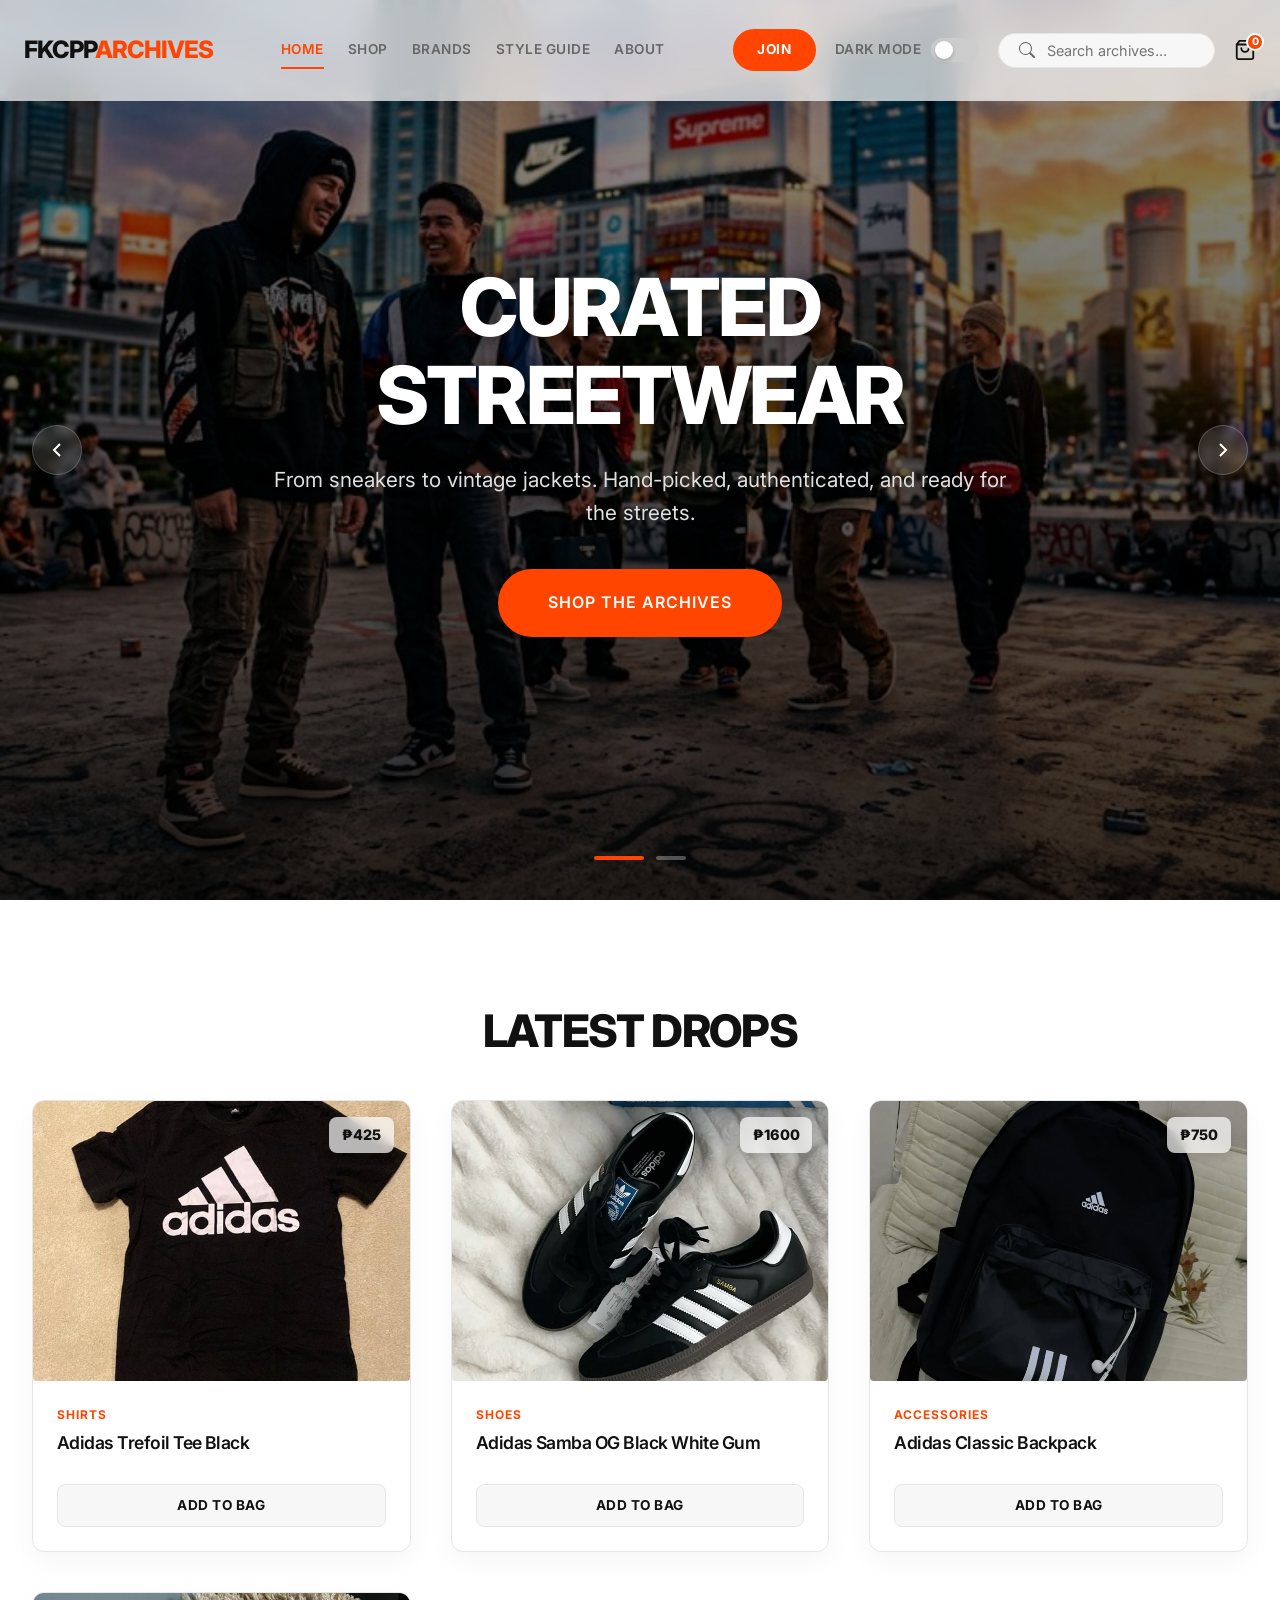
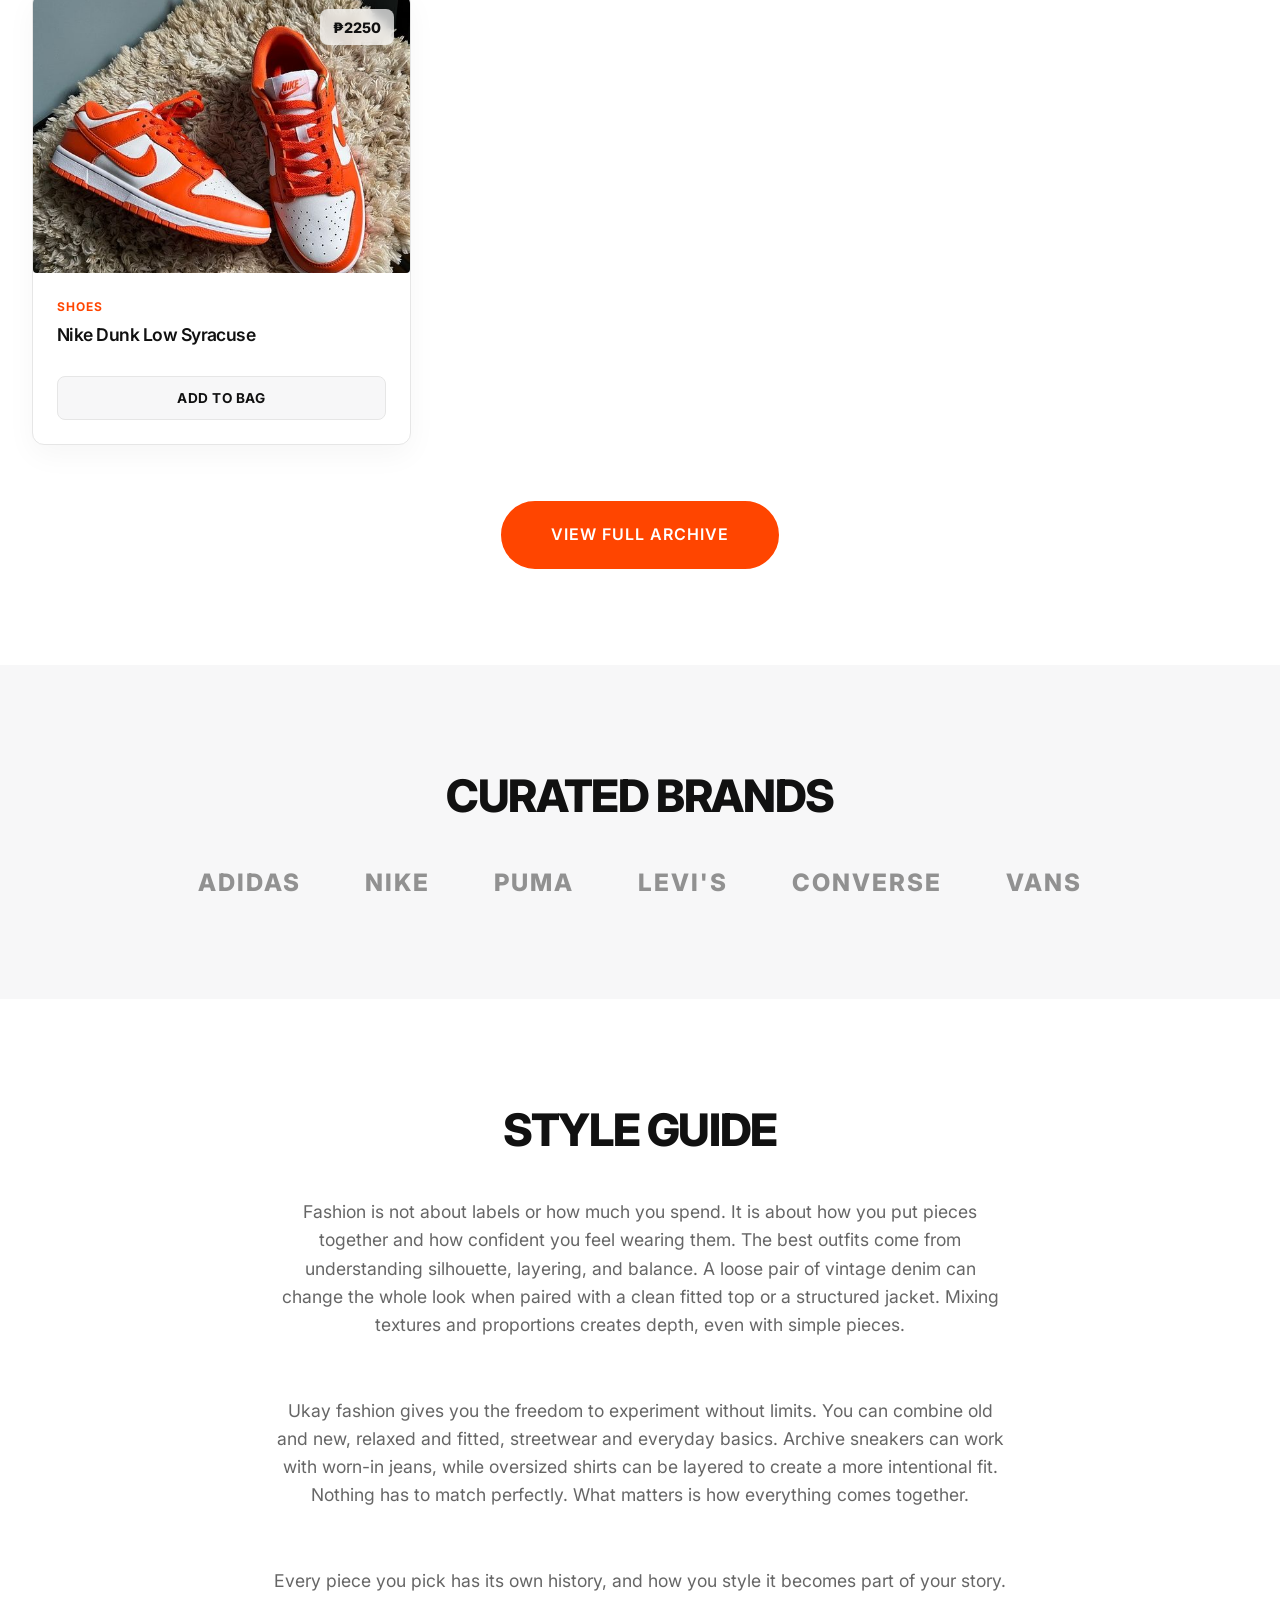
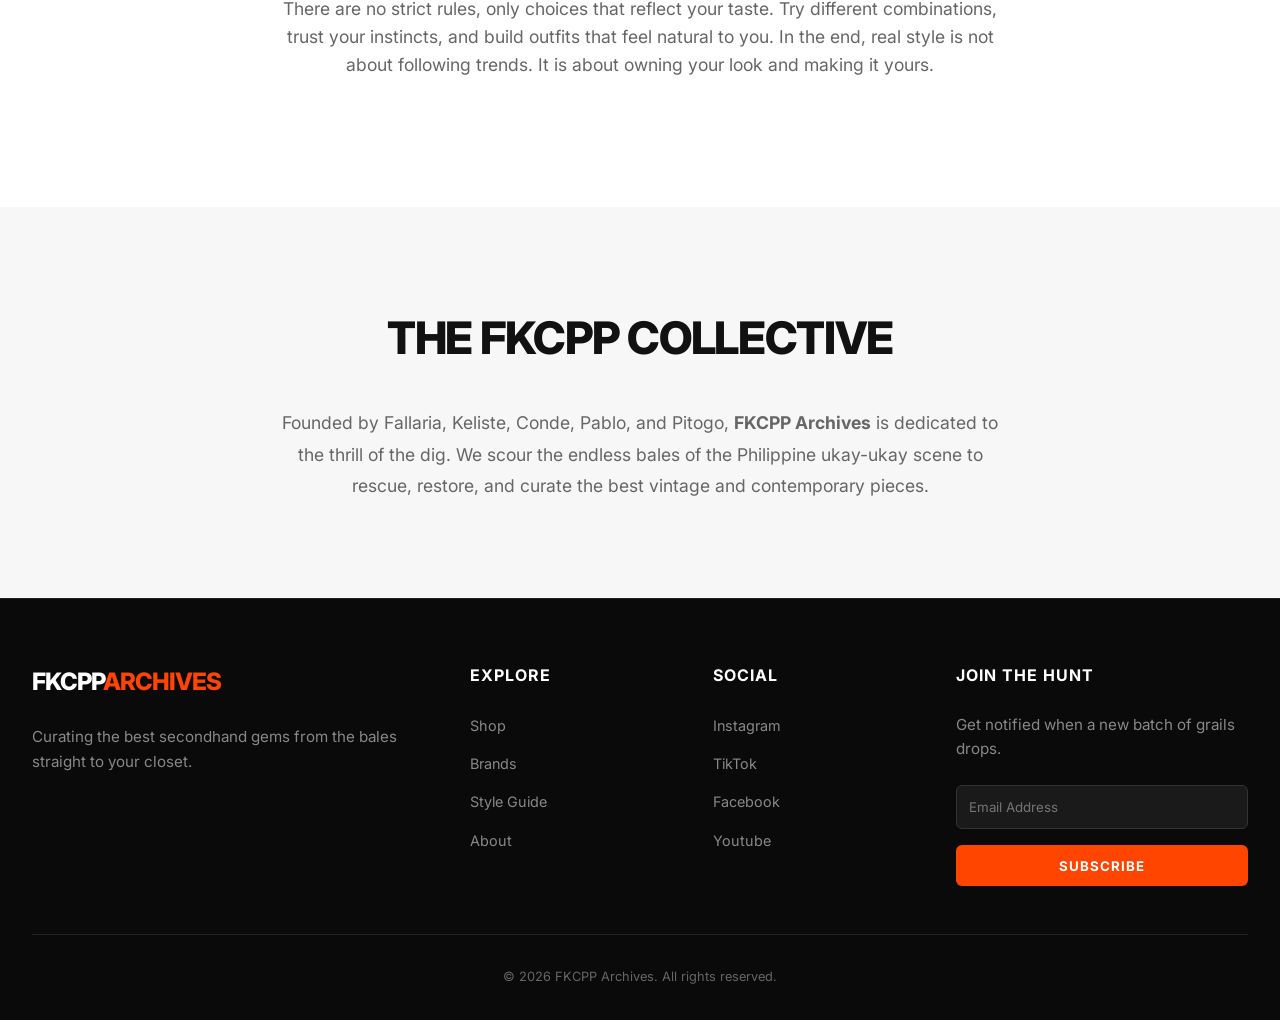
<file: index.html>
<!DOCTYPE html>
<html lang="en">
<head>
    <meta charset="UTF-8">
    <meta name="viewport" content="width=device-width, initial-scale=1.0">
    <title>FKCPP Archives | Premium Curated Thrift</title>
    <link href="https://fonts.googleapis.com/css2?family=Inter:wght@300;400;500;600;800&display=swap" rel="stylesheet">
    <link rel="stylesheet" href="style/main.css">
    <link rel="stylesheet" href="style/index.css">
    <style>
        
    </style>
</head>
<body>

    <div class="loader-overlay">
        <div class="loader-spinner"></div>
    </div>

    <nav id="mainNav">
        <div class="nav-container">
            
            <div class="hamburger" id="hamburger">
                <span></span>
                <span></span>
                <span></span>
            </div>

            <a href="#home" class="logo">FKCPP<span>Archives</span></a>
            
            <ul class="nav-links" id="nav-links">
                <li><a href="#home" class="nav-item active">Home</a></li>
                <li><a href="#shop" class="nav-item">Shop</a></li>
                <li><a href="#brands" class="nav-item">Brands</a></li>
                <li><a href="#guide" class="nav-item">Style Guide</a></li>
                <li><a href="#about" class="nav-item">About</a></li>
                
                <li class="mobile-only-join">
                    <a href="#join-section" class="mobile-join-btn">Join the Hunt</a>
                </li>
                
                <li class="theme-switch-wrapper mobile-theme" id="mobileThemeWrap">
                    <span class="theme-switch-text">Dark Mode</span>
                    <label class="theme-switch" for="mobileCheckbox">
                        <input type="checkbox" id="mobileCheckbox" />
                        <div class="slider round"></div>
                    </label>
                </li>
            </ul>

            <div class="nav-controls">
                <a href="#join-section" class="btn-header desktop-only">Join</a>
                
                <div class="theme-switch-wrapper desktop-theme desktop-only">
                    <span class="theme-switch-text">Dark Mode</span>
                    <label class="theme-switch" for="desktopCheckbox">
                        <input type="checkbox" id="desktopCheckbox" />
                        <div class="slider round"></div>
                    </label>
                </div>

                <div class="search-wrapper desktop-search desktop-only" id="desktopSearchWrapper">
                    <div class="search-bar">
                        <svg width="16" height="16" fill="var(--text-muted)" viewBox="0 0 16 16"><path d="M11.742 10.344a6.5 6.5 0 1 0-1.397 1.398h-.001c.03.04.062.078.098.115l3.85 3.85a1 1 0 0 0 1.415-1.414l-3.85-3.85a1.007 1.007 0 0 0-.115-.1zM12 6.5a5.5 5.5 0 1 1-11 0 5.5 5.5 0 0 1 11 0z"/></svg>
                        <input type="text" id="desktopSearchInput" placeholder="Search archives..." autocomplete="off">
                        <div class="desktop-search-clear" id="clearDesktopSearch">
                            <svg width="18" height="18" fill="currentColor" viewBox="0 0 24 24"><path d="M19 6.41L17.59 5 12 10.59 6.41 5 5 6.41 10.59 12 5 17.59 6.41 19 12 13.41 17.59 19 19 17.59 13.41 12z"/></svg>
                        </div>
                    </div>
                    <div class="desktop-search-results" id="desktopSearchResults"></div>
                </div>

                <div class="mobile-search-icon mobile-only" id="openMobileSearch">
                    <svg width="20" height="20" fill="currentColor" viewBox="0 0 16 16"><path d="M11.742 10.344a6.5 6.5 0 1 0-1.397 1.398h-.001c.03.04.062.078.098.115l3.85 3.85a1 1 0 0 0 1.415-1.414l-3.85-3.85a1.007 1.007 0 0 0-.115-.1zM12 6.5a5.5 5.5 0 1 1-11 0 5.5 5.5 0 0 1 11 0z"/></svg>
                </div>

                <div class="cart-icon-wrapper" onclick="toggleCart()" id="cartIconWrapper">
                    <svg width="22" height="22" fill="none" stroke="currentColor" stroke-width="2" stroke-linecap="round" stroke-linejoin="round" viewBox="0 0 24 24">
                        <path d="M6 2L3 6v14a2 2 0 0 0 2 2h14a2 2 0 0 0 2-2V6l-3-4z"></path>
                        <line x1="3" y1="6" x2="21" y2="6"></line>
                        <path d="M16 10a4 4 0 0 1-8 0"></path>
                    </svg>
                    <span class="cart-badge cart-badge-text">0</span>
                </div>
            </div>
        </div>
    </nav>

    <div class="cart-overlay" id="cartOverlay">
        <div class="cart-drawer">
            <div class="cart-header">
                <h3>Your Bag</h3>
                <button class="close-cart" onclick="toggleCart()">&times;</button>
            </div>
            <div class="cart-items" id="cartItemsContainer"></div>
            <div class="cart-footer">
                <div class="cart-subtotal">
                    <span>Subtotal</span>
                    <span id="cartSubtotalValue">₱0</span>
                </div>
                <button class="btn-checkout">Proceed to Checkout</button>
            </div>
        </div>
    </div>

    <div class="mobile-search-overlay" id="mobileSearchOverlay">
        <div class="mobile-search-header">
            <div class="mobile-search-back" id="closeMobileSearch">
                <svg width="24" height="24" fill="currentColor" viewBox="0 0 24 24"><path d="M20 11H7.83l5.59-5.59L12 4l-8 8 8 8 1.41-1.41L7.83 13H20v-2z"/></svg>
            </div>
            <input type="text" id="mobileSearchInput" placeholder="Search archives..." autocomplete="off">
            <div class="mobile-search-clear" id="clearMobileSearch">
                <svg width="22" height="22" fill="currentColor" viewBox="0 0 24 24"><path d="M19 6.41L17.59 5 12 10.59 6.41 5 5 6.41 10.59 12 5 17.59 6.41 19 12 13.41 17.59 19 19 17.59 13.41 12z"/></svg>
            </div>
        </div>
        <div class="mobile-search-results" id="mobileSearchResults"></div>
    </div>

    <section id="home" class="hero-section">
        <div class="carousel-track" id="carouselTrack">
            <div class="slide" style="background-image: url('assets/home-bg1.jpg');">
                <div class="slide-content">
                    <h1>Curated Streetwear</h1>
                    <p>From sneakers to vintage jackets. Hand-picked, authenticated, and ready for the streets.</p>
                    <a href="#shop" class="btn-primary">Shop The Archives</a>
                </div>
            </div>
            <div class="slide" style="background-image: url('assets/home-bg2.jpg');">
                <div class="slide-content">
                    <h1>The Ukay Revival</h1>
                    <p>Sustainable fashion curated by Fallaria, Keliste, Conde, Pablo, and Pitogo.</p>
                    <a href="#about" class="btn-primary">Our Story</a>
                </div>
            </div>
        </div>
        <div class="carousel-arrows">
            <div class="carousel-arrow" id="prevSlideBtn">
                <svg width="24" height="24" fill="none" stroke="currentColor" stroke-width="2" viewBox="0 0 24 24"><path d="M15 18l-6-6 6-6"></path></svg>
            </div>
            <div class="carousel-arrow" id="nextSlideBtn">
                <svg width="24" height="24" fill="none" stroke="currentColor" stroke-width="2" viewBox="0 0 24 24"><path d="M9 18l6-6-6-6"></path></svg>
            </div>
        </div>
        <div class="carousel-dots" id="dotsContainer"></div>
    </section>

    <section id="shop">
        <div class="container reveal">
            <h2>Latest Drops</h2>
            <div class="grid-container" id="productGrid"></div>
            <div style="text-align: center; margin-top: 3.5rem;">
                <a href="shop-all.html" class="btn-primary">View Full Archive</a>
            </div>
        </div>
    </section>

    <section id="brands" class="bg-alt">
        <div class="container reveal">
            <h2>Curated Brands</h2>
            <div class="brands-container">
                <div class="brand-item">Adidas</div>
                <div class="brand-item">Nike</div>
                <div class="brand-item">Puma</div>
                <div class="brand-item">Levi's</div>
                <div class="brand-item">Converse</div>
                <div class="brand-item">Vans</div>
            </div>
        </div>
    </section>

    <section id="guide">
        <div class="container reveal" style="text-align: center; max-width: 800px;">
            <h2>Style Guide</h2>
            <p style="font-size: 1.1rem; color: var(--text-muted); margin-bottom: 2rem;">
                Fashion is not about labels or how much you spend. It is about how you put pieces together and how confident you feel wearing them. The best outfits come from understanding silhouette, layering, and balance. A loose pair of vintage denim can change the whole look when paired with a clean fitted top or a structured jacket. Mixing textures and proportions creates depth, even with simple pieces.
            </p>
            <br>
            <p style="font-size: 1.1rem; color: var(--text-muted); margin-bottom: 2rem;">
                Ukay fashion gives you the freedom to experiment without limits. You can combine old and new, relaxed and fitted, streetwear and everyday basics. Archive sneakers can work with worn-in jeans, while oversized shirts can be layered to create a more intentional fit. Nothing has to match perfectly. What matters is how everything comes together.
            </p>
            <br>
            <p style="font-size: 1.1rem; color: var(--text-muted); margin-bottom: 2rem;">
                Every piece you pick has its own history, and how you style it becomes part of your story. There are no strict rules, only choices that reflect your taste. Try different combinations, trust your instincts, and build outfits that feel natural to you. In the end, real style is not about following trends. It is about owning your look and making it yours.
            </p>
        </div>
    </section>

    <section id="about" class="bg-alt">
        <div class="container reveal" style="text-align: center; max-width: 800px;">
            <h2>The FKCPP Collective</h2>
            <p style="font-size: 1.1rem; color: var(--text-muted); line-height: 1.8;">
                Founded by Fallaria, Keliste, Conde, Pablo, and Pitogo, <strong>FKCPP Archives</strong> is dedicated to the thrill of the dig. We scour the endless bales of the Philippine ukay-ukay scene to rescue, restore, and curate the best vintage and contemporary pieces.
            </p>
        </div>
    </section>

    <footer>
        <div class="container">
            <div class="footer-grid">
                <div class="footer-col">
                    <a href="#home" class="logo" style="color:white; letter-spacing:-1px;">FKCPP<span>Archives</span></a>
                    <p style="margin-top: 1.5rem; color: #888; font-size:0.95rem; line-height: 1.6;">Curating the best secondhand gems from the bales straight to your closet.</p>
                </div>
                <div class="footer-col">
                    <h4>Explore</h4>
                    <ul>
                        <li><a href="#shop">Shop</a></li>
                        <li><a href="#brands">Brands</a></li>
                        <li><a href="#guide">Style Guide</a></li>
                        <li><a href="#about">About</a></li>
                    </ul>
                </div>
                <div class="footer-col">
                    <h4>Social</h4>
                    <ul>
                        <li><a href="https://www.instagram.com/" target="_blank">Instagram</a></li>
                        <li><a href="https://www.tiktok.com/" target="_blank">TikTok</a></li>
                        <li><a href="https://www.facebook.com/" target="_blank">Facebook</a></li>
                        <li><a href="https://www.youtube.com/" target="_blank">Youtube</a></li>
                    </ul>
                </div>
                <div class="footer-col newsletter" id="join-section">
                    <h4>Join the Hunt</h4>
                    <p style="color: #888; margin-bottom: 1.5rem; font-size: 0.95rem;">Get notified when a new batch of grails drops.</p>
                    <input type="email" placeholder="Email Address">
                    <button>Subscribe</button>
                </div>
            </div>
            <div class="footer-bottom">
                &copy; 2026 FKCPP Archives. All rights reserved.
            </div>
        </div>
    </footer>

    <script src="script/data.js"></script>
    <script src="script/main.js"></script>
    <script src="script/index.js"></script>
    
</body>
</html>
</file>
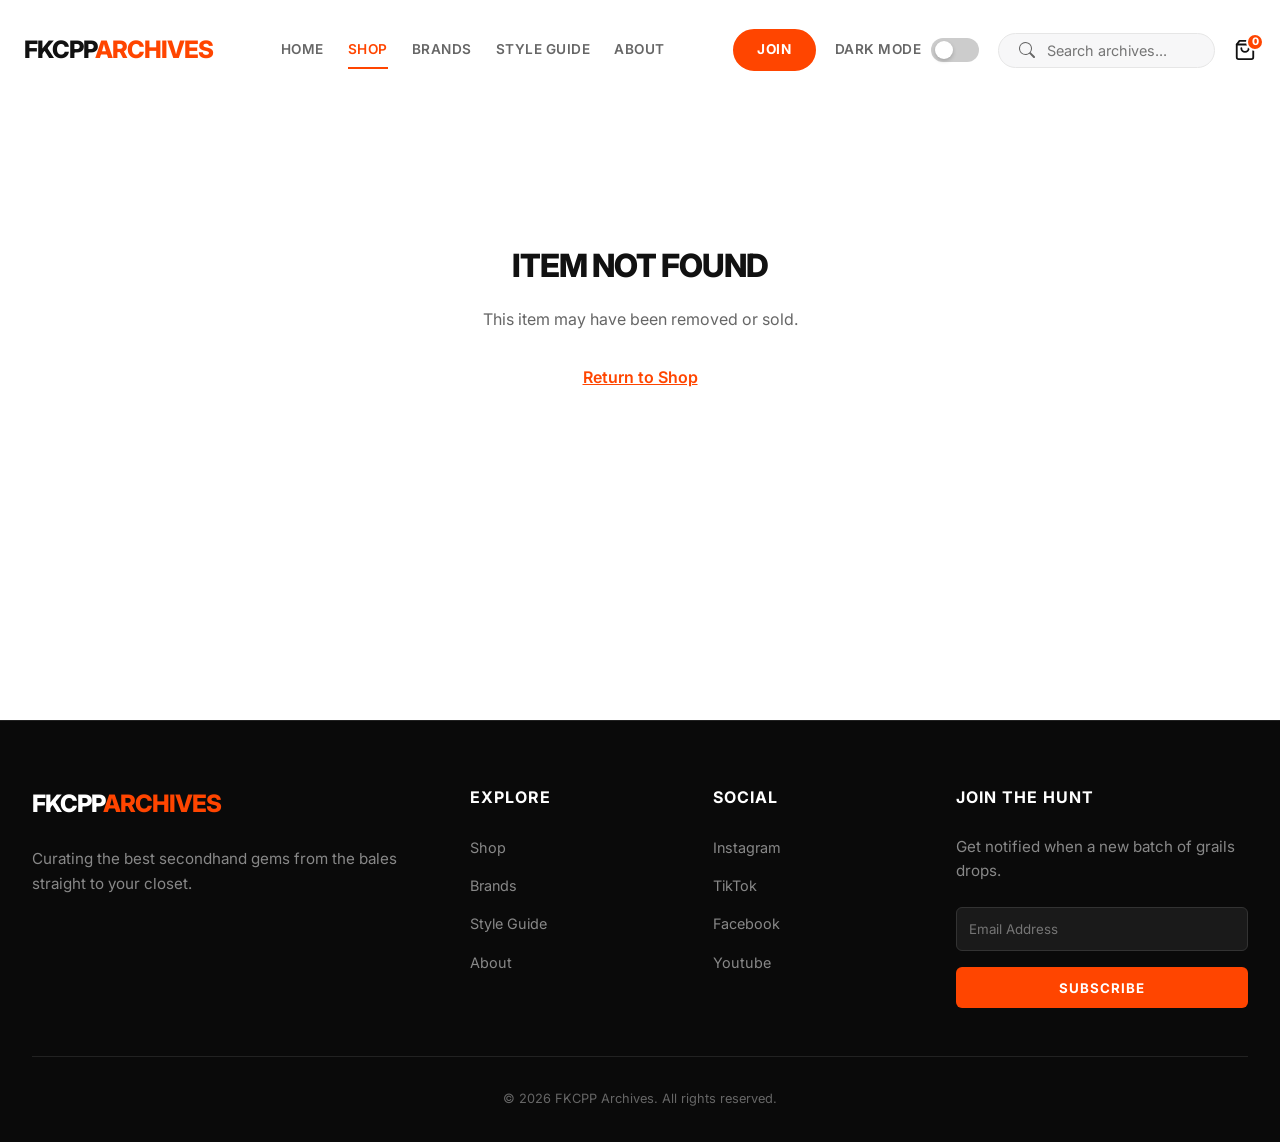
<file: post.html>
<!DOCTYPE html>
<html lang="en">
<head>
    <meta charset="UTF-8">
    <meta name="viewport" content="width=device-width, initial-scale=1.0">
    <title>Item Details | FKCPP Archives</title>
    <link href="https://fonts.googleapis.com/css2?family=Inter:wght@300;400;500;600;800&display=swap" rel="stylesheet">
    <link rel="stylesheet" href="style/main.css">
    <link rel="stylesheet" href="style/post.css">
    <style>
        
    </style>
</head>
<body>

    <div class="loader-overlay">
        <div class="loader-spinner"></div>
    </div>

    <nav id="mainNav">
        <div class="nav-container">
            
            <div class="hamburger" id="hamburger">
                <span></span>
                <span></span>
                <span></span>
            </div>

            <a href="index.html#home" class="logo">FKCPP<span>Archives</span></a>
            
            <ul class="nav-links" id="nav-links">
                <li><a href="index.html#home" class="nav-item">Home</a></li>
                <li><a href="index.html#shop" class="nav-item active">Shop</a></li>
                <li><a href="index.html#brands" class="nav-item">Brands</a></li>
                <li><a href="index.html#guide" class="nav-item">Style Guide</a></li>
                <li><a href="index.html#about" class="nav-item">About</a></li>
                
                <li class="mobile-only-join">
                    <a href="#join-section" class="mobile-join-btn">Join the Hunt</a>
                </li>
                
                <li class="theme-switch-wrapper mobile-theme" id="mobileThemeWrap">
                    <span class="theme-switch-text">Dark Mode</span>
                    <label class="theme-switch" for="mobileCheckbox">
                        <input type="checkbox" id="mobileCheckbox" />
                        <div class="slider round"></div>
                    </label>
                </li>
            </ul>

            <div class="nav-controls">
                <a href="#join-section" class="btn-header desktop-only">Join</a>
                
                <div class="theme-switch-wrapper desktop-theme desktop-only">
                    <span class="theme-switch-text">Dark Mode</span>
                    <label class="theme-switch" for="desktopCheckbox">
                        <input type="checkbox" id="desktopCheckbox" />
                        <div class="slider round"></div>
                    </label>
                </div>

                <div class="search-wrapper desktop-search desktop-only" id="desktopSearchWrapper">
                    <div class="search-bar">
                        <svg width="16" height="16" fill="var(--text-muted)" viewBox="0 0 16 16"><path d="M11.742 10.344a6.5 6.5 0 1 0-1.397 1.398h-.001c.03.04.062.078.098.115l3.85 3.85a1 1 0 0 0 1.415-1.414l-3.85-3.85a1.007 1.007 0 0 0-.115-.1zM12 6.5a5.5 5.5 0 1 1-11 0 5.5 5.5 0 0 1 11 0z"/></svg>
                        <input type="text" id="desktopSearchInput" placeholder="Search archives..." autocomplete="off">
                        <div class="desktop-search-clear" id="clearDesktopSearch">
                            <svg width="18" height="18" fill="currentColor" viewBox="0 0 24 24"><path d="M19 6.41L17.59 5 12 10.59 6.41 5 5 6.41 10.59 12 5 17.59 6.41 19 12 13.41 17.59 19 19 17.59 13.41 12z"/></svg>
                        </div>
                    </div>
                    <div class="desktop-search-results" id="desktopSearchResults"></div>
                </div>

                <div class="mobile-search-icon mobile-only" id="openMobileSearch">
                    <svg width="20" height="20" fill="currentColor" viewBox="0 0 16 16"><path d="M11.742 10.344a6.5 6.5 0 1 0-1.397 1.398h-.001c.03.04.062.078.098.115l3.85 3.85a1 1 0 0 0 1.415-1.414l-3.85-3.85a1.007 1.007 0 0 0-.115-.1zM12 6.5a5.5 5.5 0 1 1-11 0 5.5 5.5 0 0 1 11 0z"/></svg>
                </div>

                <div class="cart-icon-wrapper" onclick="toggleCart()" id="cartIconWrapper">
                    <svg width="22" height="22" fill="none" stroke="currentColor" stroke-width="2" stroke-linecap="round" stroke-linejoin="round" viewBox="0 0 24 24">
                        <path d="M6 2L3 6v14a2 2 0 0 0 2 2h14a2 2 0 0 0 2-2V6l-3-4z"></path>
                        <line x1="3" y1="6" x2="21" y2="6"></line>
                        <path d="M16 10a4 4 0 0 1-8 0"></path>
                    </svg>
                    <span class="cart-badge cart-badge-text">0</span>
                </div>
            </div>
        </div>
    </nav>

    <div class="cart-overlay" id="cartOverlay">
        <div class="cart-drawer">
            <div class="cart-header">
                <h3>Your Bag</h3>
                <button class="close-cart" onclick="toggleCart()">&times;</button>
            </div>
            <div class="cart-items" id="cartItemsContainer"></div>
            <div class="cart-footer">
                <div class="cart-subtotal">
                    <span>Subtotal</span>
                    <span id="cartSubtotalValue">₱0</span>
                </div>
                <button class="btn-checkout">Proceed to Checkout</button>
            </div>
        </div>
    </div>

    <div class="mobile-search-overlay" id="mobileSearchOverlay">
        <div class="mobile-search-header">
            <div class="mobile-search-back" id="closeMobileSearch">
                <svg width="24" height="24" fill="currentColor" viewBox="0 0 24 24"><path d="M20 11H7.83l5.59-5.59L12 4l-8 8 8 8 1.41-1.41L7.83 13H20v-2z"/></svg>
            </div>
            <input type="text" id="mobileSearchInput" placeholder="Search archives..." autocomplete="off">
            <div class="mobile-search-clear" id="clearMobileSearch">
                <svg width="22" height="22" fill="currentColor" viewBox="0 0 24 24"><path d="M19 6.41L17.59 5 12 10.59 6.41 5 5 6.41 10.59 12 5 17.59 6.41 19 12 13.41 17.59 19 19 17.59 13.41 12z"/></svg>
            </div>
        </div>
        <div class="mobile-search-results" id="mobileSearchResults"></div>
    </div>

    <section class="product-section">
        <div class="container" id="product-container">
            </div>
    </section>

    <footer>
        <div class="container">
            <div class="footer-grid">
                <div class="footer-col">
                    <a href="index.html#home" class="logo" style="color:white; letter-spacing:-1px;">FKCPP<span>Archives</span></a>
                    <p style="margin-top: 1.5rem; color: #888; font-size:0.95rem; line-height: 1.6;">Curating the best secondhand gems from the bales straight to your closet.</p>
                </div>
                <div class="footer-col">
                    <h4>Explore</h4>
                    <ul>
                        <li><a href="index.html#shop">Shop</a></li>
                        <li><a href="index.html#brands">Brands</a></li>
                        <li><a href="index.html#guide">Style Guide</a></li>
                        <li><a href="index.html#about">About</a></li>
                    </ul>
                </div>
                <div class="footer-col">
                    <h4>Social</h4>
                    <ul>
                        <li><a href="https://www.instagram.com/" target="_blank">Instagram</a></li>
                        <li><a href="https://www.tiktok.com/" target="_blank">TikTok</a></li>
                        <li><a href="https://www.facebook.com/" target="_blank">Facebook</a></li>
                        <li><a href="https://www.youtube.com/" target="_blank">Youtube</a></li>
                    </ul>
                </div>
                <div class="footer-col newsletter" id="join-section">
                    <h4>Join the Hunt</h4>
                    <p style="color: #888; margin-bottom: 1.5rem; font-size: 0.95rem;">Get notified when a new batch of grails drops.</p>
                    <input type="email" placeholder="Email Address">
                    <button>Subscribe</button>
                </div>
            </div>
            <div class="footer-bottom">
                &copy; 2026 FKCPP Archives. All rights reserved.
            </div>
        </div>
    </footer>

    <script src="script/data.js"></script>
    <script src="script/main.js"></script>
    <script src="script/post.js"></script>
</body>
</html>
</file>
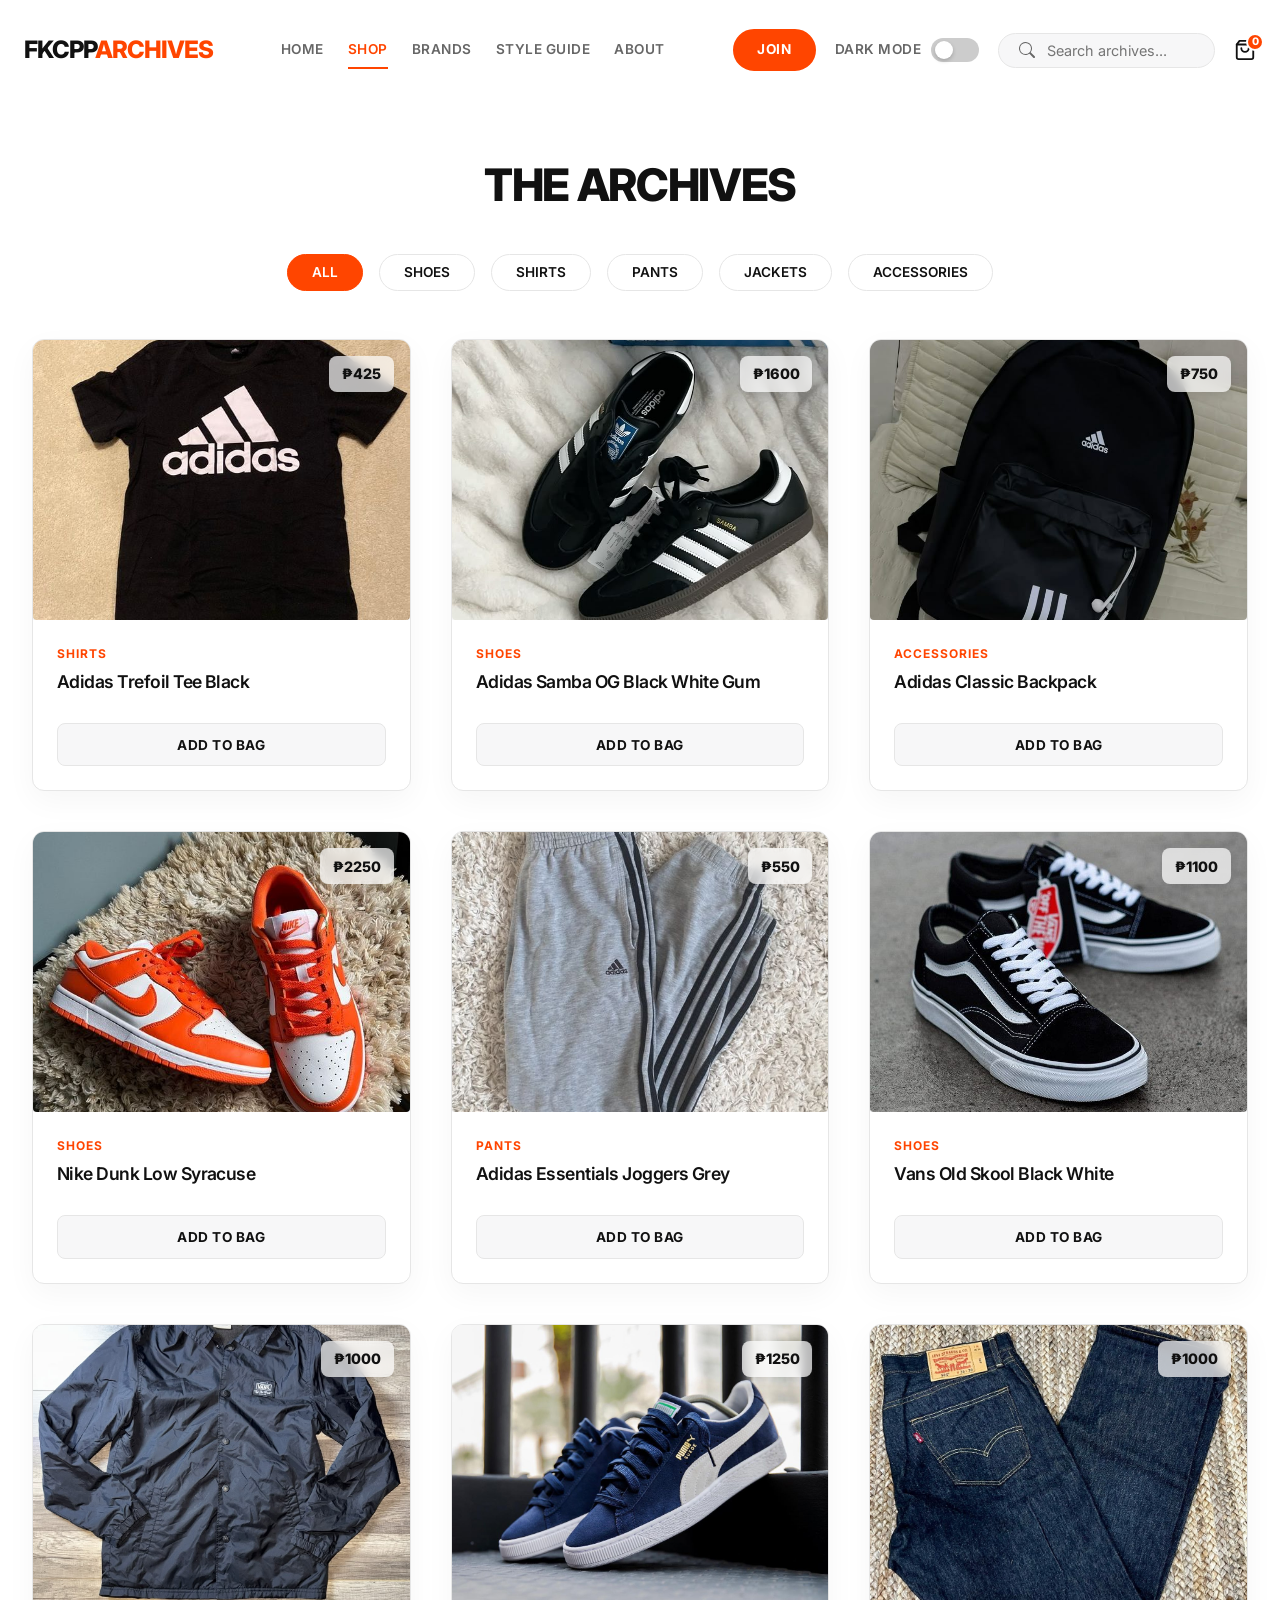
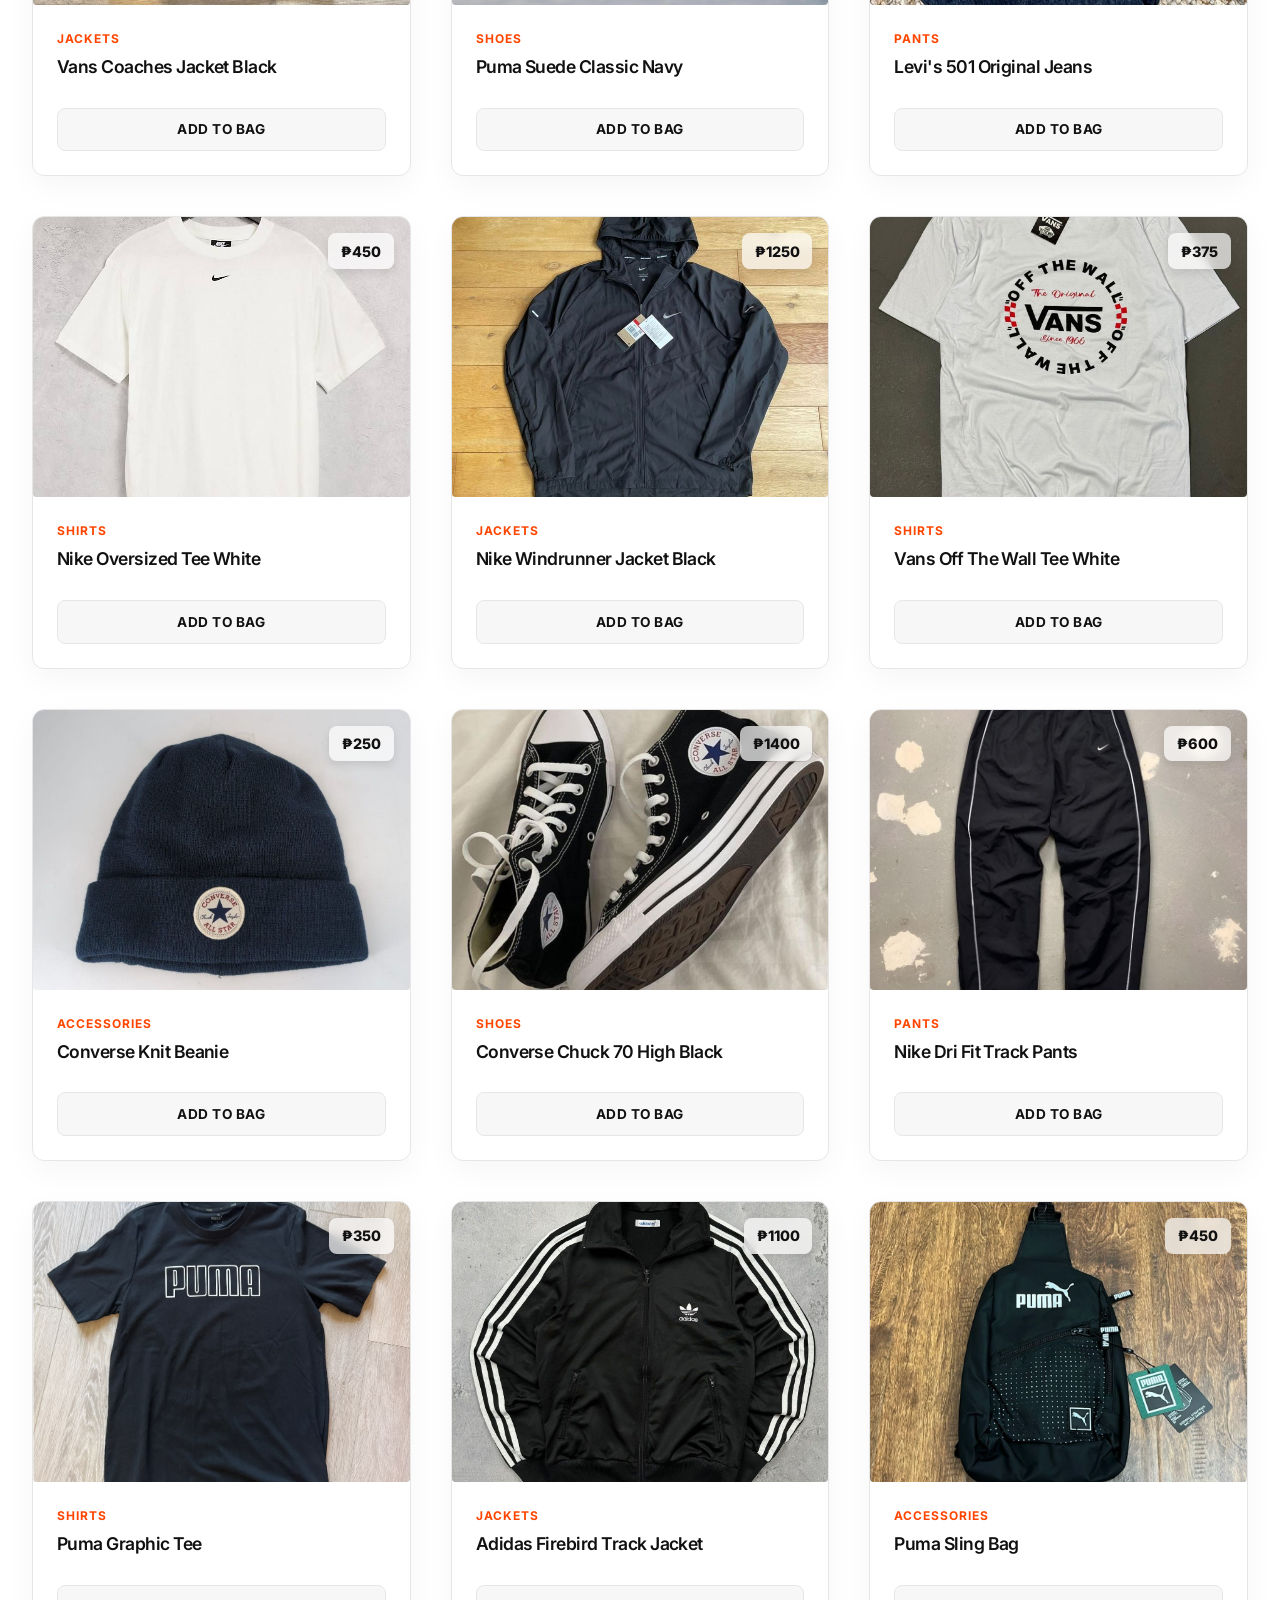
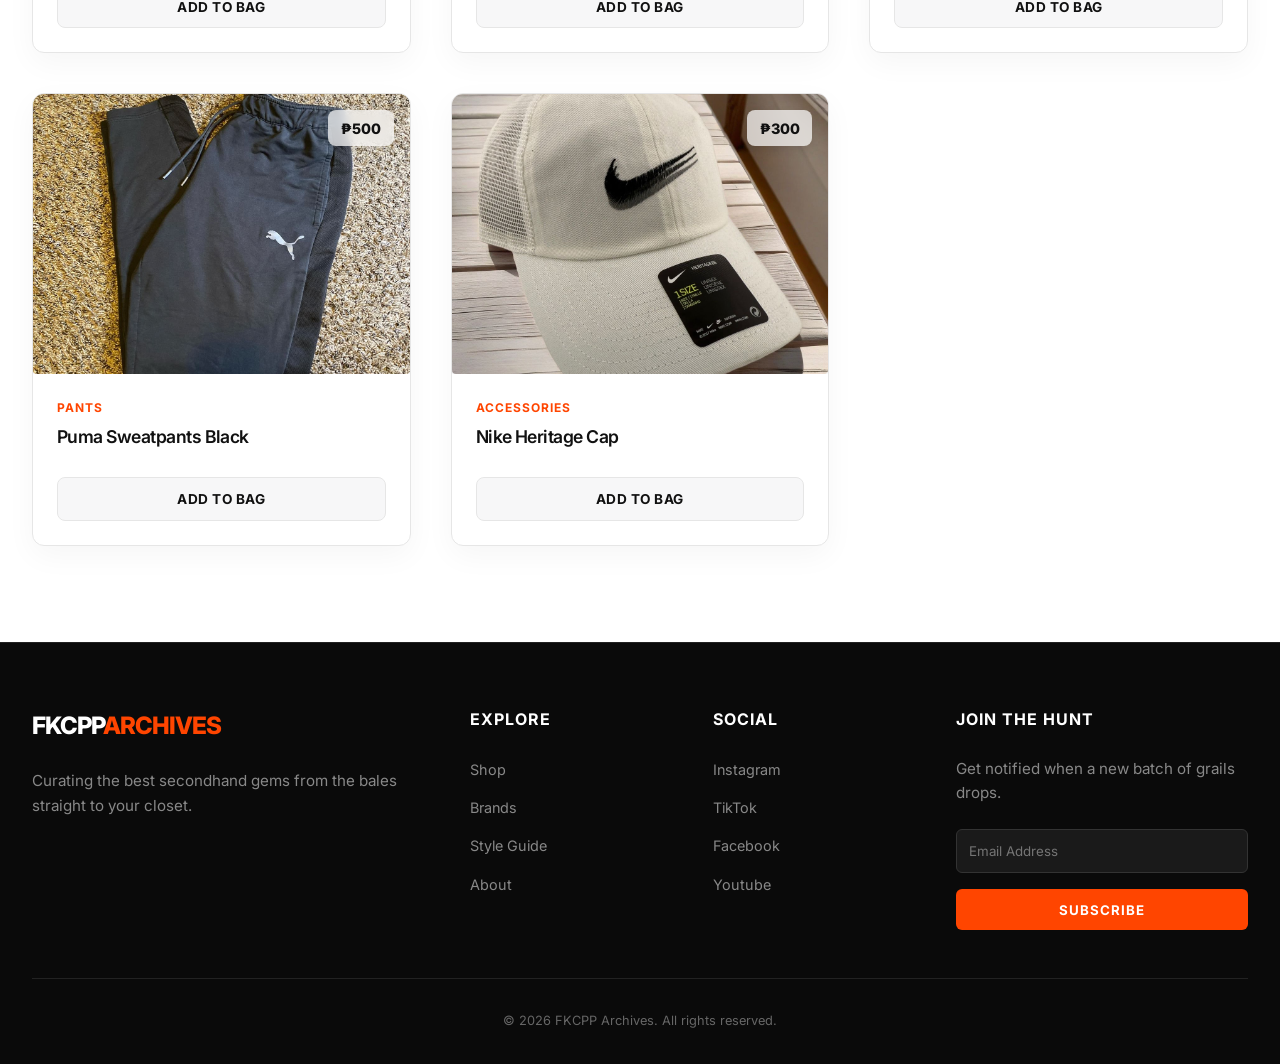
<file: shop-all.html>
<!DOCTYPE html>
<html lang="en">
<head>
    <meta charset="UTF-8">
    <meta name="viewport" content="width=device-width, initial-scale=1.0">
    <title>FKCPP Archives | Shop All</title>
    <link href="https://fonts.googleapis.com/css2?family=Inter:wght@300;400;500;600;800&display=swap" rel="stylesheet">
    <link rel="stylesheet" href="style/main.css">
    <link rel="stylesheet" href="style/shop-all.css">
    <style>
        
    </style>
</head>
<body>

    <div class="loader-overlay">
        <div class="loader-spinner"></div>
    </div>

    <nav id="mainNav">
        <div class="nav-container">
            
            <div class="hamburger" id="hamburger">
                <span></span>
                <span></span>
                <span></span>
            </div>

            <a href="index.html#home" class="logo">FKCPP<span>Archives</span></a>
            
            <ul class="nav-links" id="nav-links">
                <li><a href="index.html" class="nav-item">Home</a></li>
                <li><a href="#shop-all" class="nav-item active">Shop</a></li>
                <li><a href="index.html#brands" class="nav-item">Brands</a></li>
                <li><a href="index.html#guide" class="nav-item">Style Guide</a></li>
                <li><a href="index.html#about" class="nav-item">About</a></li>
                
                <li class="mobile-only-join">
                    <a href="#join-section" class="mobile-join-btn">Join the Hunt</a>
                </li>
                
                <li class="theme-switch-wrapper mobile-theme" id="mobileThemeWrap">
                    <span class="theme-switch-text">Dark Mode</span>
                    <label class="theme-switch" for="mobileCheckbox">
                        <input type="checkbox" id="mobileCheckbox" />
                        <div class="slider round"></div>
                    </label>
                </li>
            </ul>

            <div class="nav-controls">
                <a href="#join-section" class="btn-header desktop-only">Join</a>
                
                <div class="theme-switch-wrapper desktop-theme desktop-only">
                    <span class="theme-switch-text">Dark Mode</span>
                    <label class="theme-switch" for="desktopCheckbox">
                        <input type="checkbox" id="desktopCheckbox" />
                        <div class="slider round"></div>
                    </label>
                </div>

                <div class="search-wrapper desktop-search desktop-only" id="desktopSearchWrapper">
                    <div class="search-bar">
                        <svg width="16" height="16" fill="var(--text-muted)" viewBox="0 0 16 16"><path d="M11.742 10.344a6.5 6.5 0 1 0-1.397 1.398h-.001c.03.04.062.078.098.115l3.85 3.85a1 1 0 0 0 1.415-1.414l-3.85-3.85a1.007 1.007 0 0 0-.115-.1zM12 6.5a5.5 5.5 0 1 1-11 0 5.5 5.5 0 0 1 11 0z"/></svg>
                        <input type="text" id="desktopSearchInput" placeholder="Search archives..." autocomplete="off">
                        <div class="desktop-search-clear" id="clearDesktopSearch">
                            <svg width="18" height="18" fill="currentColor" viewBox="0 0 24 24"><path d="M19 6.41L17.59 5 12 10.59 6.41 5 5 6.41 10.59 12 5 17.59 6.41 19 12 13.41 17.59 19 19 17.59 13.41 12z"/></svg>
                        </div>
                    </div>
                    <div class="desktop-search-results" id="desktopSearchResults"></div>
                </div>

                <div class="mobile-search-icon mobile-only" id="openMobileSearch">
                    <svg width="20" height="20" fill="currentColor" viewBox="0 0 16 16"><path d="M11.742 10.344a6.5 6.5 0 1 0-1.397 1.398h-.001c.03.04.062.078.098.115l3.85 3.85a1 1 0 0 0 1.415-1.414l-3.85-3.85a1.007 1.007 0 0 0-.115-.1zM12 6.5a5.5 5.5 0 1 1-11 0 5.5 5.5 0 0 1 11 0z"/></svg>
                </div>

                <div class="cart-icon-wrapper" onclick="toggleCart()" id="cartIconWrapper">
                    <svg width="22" height="22" fill="none" stroke="currentColor" stroke-width="2" stroke-linecap="round" stroke-linejoin="round" viewBox="0 0 24 24">
                        <path d="M6 2L3 6v14a2 2 0 0 0 2 2h14a2 2 0 0 0 2-2V6l-3-4z"></path>
                        <line x1="3" y1="6" x2="21" y2="6"></line>
                        <path d="M16 10a4 4 0 0 1-8 0"></path>
                    </svg>
                    <span class="cart-badge cart-badge-text">0</span>
                </div>
            </div>
        </div>
    </nav>

    <div class="cart-overlay" id="cartOverlay">
        <div class="cart-drawer">
            <div class="cart-header">
                <h3>Your Bag</h3>
                <button class="close-cart" onclick="toggleCart()">&times;</button>
            </div>
            <div class="cart-items" id="cartItemsContainer"></div>
            <div class="cart-footer">
                <div class="cart-subtotal">
                    <span>Subtotal</span>
                    <span id="cartSubtotalValue">₱0</span>
                </div>
                <button class="btn-checkout">Proceed to Checkout</button>
            </div>
        </div>
    </div>

    <div class="mobile-search-overlay" id="mobileSearchOverlay">
        <div class="mobile-search-header">
            <div class="mobile-search-back" id="closeMobileSearch">
                <svg width="24" height="24" fill="currentColor" viewBox="0 0 24 24"><path d="M20 11H7.83l5.59-5.59L12 4l-8 8 8 8 1.41-1.41L7.83 13H20v-2z"/></svg>
            </div>
            <input type="text" id="mobileSearchInput" placeholder="Search archives..." autocomplete="off">
            <div class="mobile-search-clear" id="clearMobileSearch">
                <svg width="22" height="22" fill="currentColor" viewBox="0 0 24 24"><path d="M19 6.41L17.59 5 12 10.59 6.41 5 5 6.41 10.59 12 5 17.59 6.41 19 12 13.41 17.59 19 19 17.59 13.41 12z"/></svg>
            </div>
        </div>
        <div class="mobile-search-results" id="mobileSearchResults"></div>
    </div>

    <section id="shop-all" class="shop-all-section reveal">
        <div class="container">
            <h2>The Archives</h2>
            
            <div class="filter-container" id="filterContainer">
                <button class="filter-btn active" data-filter="All">All</button>
                <button class="filter-btn" data-filter="Shoes">Shoes</button>
                <button class="filter-btn" data-filter="Shirts">Shirts</button>
                <button class="filter-btn" data-filter="Pants">Pants</button>
                <button class="filter-btn" data-filter="Jackets">Jackets</button>
                <button class="filter-btn" data-filter="Accessories">Accessories</button>
            </div>

            <div class="grid-container" id="productGrid">
                </div>
        </div>
    </section>

    <footer>
        <div class="container">
            <div class="footer-grid">
                <div class="footer-col">
                    <a href="#shop-all" class="logo" style="color:white; letter-spacing:-1px;">FKCPP<span>Archives</span></a>
                    <p style="margin-top: 1.5rem; color: #888; font-size:0.95rem; line-height: 1.6;">Curating the best secondhand gems from the bales straight to your closet.</p>
                </div>
                <div class="footer-col">
                    <h4>Explore</h4>
                    <ul>
                        <li><a href="#shop-all">Shop</a></li>
                        <li><a href="index.html#brands">Brands</a></li>
                        <li><a href="index.html#guide">Style Guide</a></li>
                        <li><a href="index.html#about">About</a></li>
                    </ul>
                </div>
                <div class="footer-col">
                    <h4>Social</h4>
                    <ul>
                        <li><a href="https://www.instagram.com/" target="_blank">Instagram</a></li>
                        <li><a href="https://www.tiktok.com/" target="_blank">TikTok</a></li>
                        <li><a href="https://www.facebook.com/" target="_blank">Facebook</a></li>
                        <li><a href="https://www.youtube.com/" target="_blank">Youtube</a></li>
                    </ul>
                </div>
                <div class="footer-col newsletter" id="join-section">
                    <h4>Join the Hunt</h4>
                    <p style="color: #888; margin-bottom: 1.5rem; font-size: 0.95rem;">Get notified when a new batch of grails drops.</p>
                    <input type="email" placeholder="Email Address">
                    <button>Subscribe</button>
                </div>
            </div>
            <div class="footer-bottom">
                &copy; 2026 FKCPP Archives. All rights reserved.
            </div>
        </div>
    </footer>

    <script src="script/data.js"></script>
    <script src="script/main.js"></script>
    <script src="script/shop-all.js"></script>
</body>
</html>
</file>
<file: style/main.css>
/* =========================================================
   main.css - Universal Styles (Nav, Footer, Cart, Cards, Base)
   ========================================================= */

/* CSS Variables - Light Theme (Default) */
:root {
    --bg-color: #ffffff;
    --bg-alt: #f7f7f8;
    --text-main: #111111;
    --text-muted: #666666;
    --accent: #FF4500;
    --border: #e6e6e6;
    --nav-bg: rgba(255, 255, 255, 0.7);
    --card-shadow: 0 10px 30px rgba(0, 0, 0, 0.04);
    --card-shadow-hover: 0 20px 40px rgba(0, 0, 0, 0.12);
    --transition: all 0.4s cubic-bezier(0.25, 0.8, 0.25, 1);
}

/* CSS Variables - Dark Theme */
body.dark-mode {
    --bg-color: #0f0f11;
    --bg-alt: #18181b;
    --text-main: #f4f4f5;
    --text-muted: #a1a1aa;
    --border: #27272a;
    --nav-bg: rgba(15, 15, 17, 0.7);
    --card-shadow: 0 10px 30px rgba(0, 0, 0, 0.4);
    --card-shadow-hover: 0 20px 40px rgba(0, 0, 0, 0.7);
    --accent: #FF5722;
}

/* Base Resets & Smooth Scroll */
html { scroll-behavior: smooth; scroll-padding-top: 80px; }
* { margin: 0; padding: 0; box-sizing: border-box; font-family: 'Inter', sans-serif; }
body { background-color: var(--bg-color); color: var(--text-main); line-height: 1.6; transition: background-color 0.4s ease, color 0.4s ease; overflow-x: hidden; }
a { text-decoration: none; color: inherit; display: inline-block; }
ul { list-style: none; }
img { max-width: 100%; display: block; border-radius: 4px; }
button { font-family: 'Inter', sans-serif; outline: none; }

/* Typography & Layout Basics */
h1, h2, h3 { font-weight: 800; letter-spacing: -0.03em; }
h2 { font-size: 2.8rem; margin-bottom: 2rem; text-align: center; text-transform: uppercase; }
.container { max-width: 1350px; margin: 0 auto; padding: 0 2rem; }
section { padding: 6rem 0; position: relative; scroll-margin-top: 70px; }
.bg-alt { background-color: var(--bg-alt); }
.reveal { opacity: 0; transform: translateY(40px); transition: all 0.8s cubic-bezier(0.25, 1, 0.5, 1); }
.reveal.active { opacity: 1; transform: translateY(0); }

/* --- LOADER ANIMATION --- */
.loader-overlay { position: fixed; top: 0; left: 0; width: 100%; height: 100%; height: 100dvh; background-color: var(--bg-color); z-index: 99999; display: flex; justify-content: center; align-items: center; transition: opacity 0.6s ease, visibility 0.6s ease; }
.loader-spinner { width: 50px; height: 50px; border: 4px solid var(--border); border-top-color: var(--accent); border-radius: 50%; animation: spin 1s linear infinite; }
@keyframes spin { 0% { transform: rotate(0deg); } 100% { transform: rotate(360deg); } }
body.loaded .loader-overlay { opacity: 0; visibility: hidden; }

/* --- NAVIGATION --- */
nav { position: fixed; top: 0; width: 100%; background: var(--nav-bg); backdrop-filter: blur(16px); -webkit-backdrop-filter: blur(16px); border-bottom: 1px solid transparent; z-index: 1000; transition: background-color 0.4s ease, box-shadow 0.4s ease, border-color 0.4s ease; }
nav.scrolled { border-bottom: 1px solid var(--border); box-shadow: 0 4px 30px rgba(0, 0, 0, 0.08); background: var(--bg-color); }

.nav-container { display: flex; justify-content: space-between; align-items: center; height: 100px; max-width: 1350px; margin: 0 auto; padding: 0 2rem; gap: 2rem; transition: height 0.4s cubic-bezier(0.25, 0.8, 0.25, 1); }
nav.scrolled .nav-container { height: 70px; }

.logo { font-size: 1.5rem; font-weight: 800; text-transform: uppercase; letter-spacing: -1px; z-index: 1001; position: relative; white-space: nowrap; transition: font-size 0.3s ease; }
.logo span { color: var(--accent); }

/* Nav Links */
.nav-links { display: flex; gap: 2rem; align-items: center; transition: gap 0.3s ease; white-space: nowrap; }
.nav-links a { font-weight: 600; font-size: 0.85rem; text-transform: uppercase; letter-spacing: 0.5px; position: relative; padding: 0.5rem 0; color: var(--text-muted); transition: color 0.3s ease, font-size 0.3s ease; }
.nav-links a::after { content: ''; position: absolute; bottom: 0; left: 0; width: 0; height: 2px; background: var(--accent); transition: width 0.3s ease; }
.nav-links a.active { color: var(--accent); }
.nav-links a.active::after { width: 100%; }

/* Nav Controls */
.nav-controls { display: flex; align-items: center; gap: 1.5rem; transition: gap 0.3s ease; white-space: nowrap; }
.btn-header { background: var(--accent); color: #ffffff !important; padding: 0.5rem 1.4rem; font-size: 0.85rem; font-weight: 700; text-transform: uppercase; letter-spacing: 0.5px; border-radius: 50px; border: 2px solid var(--accent); transition: var(--transition); white-space: nowrap; display: flex; align-items: center; justify-content: center; cursor: pointer; }
.nav-links a.btn-header::after, .nav-links a.mobile-join-btn::after, .nav-links a.mobile-join-btn::before { display: none !important; content: none !important; width: 0 !important; }
.mobile-only-join { display: none; } 

/* Desktop Search Bar & Results */
.search-wrapper { position: relative; flex-shrink: 1; } 
.search-bar { display: flex; align-items: center; background: var(--bg-alt); border-radius: 50px; padding: 0.5rem 1.2rem; border: 1px solid var(--border); transition: var(--transition); }
.search-bar:focus-within { border-color: var(--accent); box-shadow: 0 0 0 3px rgba(255, 69, 0, 0.1); }
.search-bar input { border: none; background: transparent; outline: none; padding-left: 0.8rem; font-size: 0.9rem; color: var(--text-main); width: 160px; max-width: 100%; transition: width 0.3s ease; }
.search-bar input:focus { width: 220px; }
.desktop-search-clear { cursor: pointer; display: none; align-items: center; justify-content: center; color: var(--text-muted); padding: 2px; border-radius: 50%; transition: color 0.2s; }

.desktop-search-results { position: absolute; top: 110%; right: 0; width: 350px; max-height: 70vh; overflow-y: auto; background: var(--bg-color); border: 1px solid var(--border); border-radius: 12px; box-shadow: var(--card-shadow-hover); display: none; z-index: 1000; flex-direction: column; }
.desktop-search-results.active { display: flex; }
.search-item { display: flex; align-items: center; gap: 1rem; padding: 0.8rem 1.2rem; cursor: pointer; transition: background 0.2s ease; border-bottom: 1px solid var(--border); }
.search-item img { width: 60px; height: 60px; object-fit: cover; border-radius: 6px; }
.search-item-info { flex: 1; overflow: hidden; }
.search-item-brand { font-size: 0.7rem; color: var(--accent); font-weight: 800; text-transform: uppercase; margin-bottom: 0.2rem; }
.search-item-name { font-size: 0.9rem; font-weight: 600; color: var(--text-main); white-space: nowrap; overflow: hidden; text-overflow: ellipsis; margin-bottom: 0.2rem; }

.search-see-all { position: sticky; bottom: 0; display: flex; align-items: center; justify-content: space-between; padding: 1rem 1.2rem; cursor: pointer; background: var(--bg-alt); color: var(--accent); font-weight: 700; font-size: 0.85rem; text-transform: uppercase; letter-spacing: 0.5px; transition: background 0.2s ease, color 0.2s ease; border-radius: 0 0 12px 12px; z-index: 10; border-top: 1px solid var(--border); }
.search-see-all:hover { background: var(--accent); color: #fff; }

/* Cart Icon / Badge */
.cart-icon-wrapper { position: relative; cursor: pointer; display: flex; align-items: center; justify-content: center; color: var(--text-main); transition: color 0.2s; z-index: 1001; }
.cart-badge { position: absolute; top: -6px; right: -8px; background: var(--accent); color: white; font-size: 0.65rem; font-weight: 800; width: 18px; height: 18px; border-radius: 50%; display: flex; justify-content: center; align-items: center; border: 2px solid var(--bg-color); transition: transform 0.2s; }
.cart-icon-wrapper.bump .cart-badge { transform: scale(1.3); }

/* Theme Switch */
.theme-switch-wrapper { display: flex; align-items: center; gap: 10px; transition: gap 0.3s ease; }
.mobile-theme { display: none !important; } 
.theme-switch-text { font-size: 0.85rem; font-weight: 600; text-transform: uppercase; color: var(--text-muted); letter-spacing: 0.5px; transition: font-size 0.3s ease, letter-spacing 0.3s ease; display: block; }
.theme-switch { display: inline-block; height: 24px; position: relative; width: 48px; transition: all 0.3s ease;}
.theme-switch input { display: none; }
.slider { background-color: #ccc; bottom: 0; cursor: pointer; left: 0; position: absolute; right: 0; top: 0; transition: .4s; border-radius: 34px; }
.slider:before { background-color: #fff; bottom: 3px; content: ""; height: 18px; left: 4px; position: absolute; transition: .4s; width: 18px; border-radius: 50%; box-shadow: 0 2px 4px rgba(0,0,0,0.2); }
input:checked + .slider { background-color: var(--accent); }
input:checked + .slider:before { transform: translateX(22px); }

/* Mobile Utilities */
.hamburger { display: none; cursor: pointer; width: 24px; height: 16px; position: relative; align-items: center; z-index: 1001; }
.hamburger span { display: block; width: 100%; height: 2px; background-color: var(--text-main); position: absolute; transition: var(--transition); border-radius: 2px; }
.hamburger span:nth-child(1) { top: 0; }
.hamburger span:nth-child(2) { top: 7px; }
.hamburger span:nth-child(3) { top: 14px; }
.hamburger.active span:nth-child(1) { transform: rotate(45deg); top: 7px; }
.hamburger.active span:nth-child(2) { opacity: 0; }
.hamburger.active span:nth-child(3) { transform: rotate(-45deg); top: 7px; }
.mobile-search-icon { display: none; cursor: pointer; align-items: center; justify-content: center; color: var(--text-main); z-index: 1001; }
.desktop-only { display: flex; }
.mobile-only { display: none !important; }

/* Mobile Search Overlay */
.mobile-search-overlay { position: fixed; top: 0; left: 0; width: 100%; height: 100vh; height: 100dvh; background: var(--bg-color); z-index: 2000; display: flex; flex-direction: column; transform: translateY(-100%); transition: transform 0.4s ease; }
.mobile-search-overlay.active { transform: translateY(0); }
.mobile-search-header { display: flex; align-items: center; padding: 1rem 1.2rem; border-bottom: 1px solid var(--border); gap: 1rem; min-height: 70px; }
.mobile-search-back { cursor: pointer; color: var(--text-main); padding: 5px; }
.mobile-search-header input { flex: 1; border: none; background: transparent; font-size: 1.1rem; outline: none; color: var(--text-main); width: 100%; }
.mobile-search-clear { cursor: pointer; display: none; color: var(--text-muted); padding: 5px; }
.mobile-search-results { flex: 1; padding: 0.5rem 0; display: flex; flex-direction: column; overflow-y: auto; padding-bottom: calc(1rem + env(safe-area-inset-bottom)); }

/* --- CART DRAWER --- */
.cart-overlay { position: fixed; top: 0; left: 0; width: 100%; height: 100vh; height: 100dvh; background: rgba(0,0,0,0.5); z-index: 3000; opacity: 0; pointer-events: none; transition: opacity 0.3s ease; backdrop-filter: blur(3px); }
.cart-overlay.active { opacity: 1; pointer-events: all; }
.cart-drawer { position: absolute; top: 0; right: -100%; width: 400px; max-width: 100vw; height: 100vh; height: 100dvh; background: var(--bg-color); box-shadow: -10px 0 30px rgba(0,0,0,0.1); display: flex; flex-direction: column; transition: right 0.4s cubic-bezier(0.25, 0.8, 0.25, 1); }
.cart-overlay.active .cart-drawer { right: 0; }
.cart-header { padding: 1.5rem; border-bottom: 1px solid var(--border); display: flex; justify-content: space-between; align-items: center; }
.cart-header h3 { font-size: 1.2rem; margin: 0; text-transform: uppercase; }
.close-cart { background: transparent; border: none; color: var(--text-main); font-size: 1.5rem; cursor: pointer; transition: color 0.2s; display: flex; align-items: center; }
.cart-items { flex: 1; overflow-y: auto; padding: 1.5rem; display: flex; flex-direction: column; gap: 1.5rem; }
.empty-cart-msg { text-align: center; color: var(--text-muted); margin-top: 2rem; font-weight: 500; }
.cart-item { display: flex; gap: 1rem; }
.cart-item-img { width: 80px; height: 80px; object-fit: cover; border-radius: 8px; background: var(--bg-alt); }
.cart-item-info { flex: 1; display: flex; flex-direction: column; justify-content: center; }
.cart-item-title { font-size: 0.9rem; font-weight: 600; color: var(--text-main); margin-bottom: 0.2rem; line-height: 1.3; }
.cart-item-price { font-size: 0.85rem; color: var(--accent); font-weight: 800; margin-bottom: 0.5rem; }
.cart-item-actions { display: flex; justify-content: space-between; align-items: center; }
.qty-controls { display: flex; align-items: center; border: 1px solid var(--border); border-radius: 50px; overflow: hidden; }
.qty-btn { background: transparent; border: none; width: 28px; height: 28px; display: flex; justify-content: center; align-items: center; cursor: pointer; color: var(--text-main); font-weight: 600; transition: background 0.2s; }
.qty-val { font-size: 0.85rem; font-weight: 600; padding: 0 0.5rem; }
.remove-btn { background: transparent; border: none; color: var(--text-muted); font-size: 0.75rem; text-transform: uppercase; font-weight: 700; cursor: pointer; letter-spacing: 0.5px; transition: color 0.2s; }

.cart-footer { padding: 1.5rem; padding-bottom: calc(1.5rem + env(safe-area-inset-bottom)); border-top: 1px solid var(--border); background: var(--bg-alt); }
.cart-subtotal { display: flex; justify-content: space-between; align-items: center; margin-bottom: 1rem; font-size: 1.1rem; font-weight: 800; }
.btn-checkout { width: 100%; background: var(--text-main); color: var(--bg-color); padding: 1rem; border: none; border-radius: 50px; font-weight: 700; text-transform: uppercase; letter-spacing: 1px; cursor: pointer; transition: background 0.3s; }
.fly-to-cart { position: fixed; border-radius: 8px; z-index: 9999; object-fit: cover; pointer-events: none; transition: all 0.7s cubic-bezier(0.25, 1, 0.5, 1); }

/* --- PRODUCT CARDS --- */
.grid-container { display: grid; grid-template-columns: repeat(auto-fill, minmax(280px, 1fr)); gap: 2.5rem; margin-top: 2rem; }
.card { background: var(--bg-color); border: 1px solid var(--border); border-radius: 12px; overflow: hidden; transition: var(--transition); box-shadow: var(--card-shadow); display: flex; flex-direction: column; width: 100%; position: relative; cursor: pointer; }
.card-img-wrapper { width: 100%; height: 280px; overflow: hidden; background: var(--bg-alt); position: relative; }
.card-img-wrapper img { width: 100%; height: 100%; object-fit: cover; transition: transform 0.6s ease; }
.price-tag { position: absolute; top: 1rem; right: 1rem; background: var(--nav-bg); backdrop-filter: blur(5px); color: var(--text-main); padding: 0.4rem 0.8rem; border-radius: 8px; font-weight: 800; font-size: 0.9rem; z-index: 2; box-shadow: 0 4px 10px rgba(0,0,0,0.1); }
.card-content { padding: 1.5rem; flex-grow: 1; display: flex; flex-direction: column; }
.card-category { font-size: 0.75rem; color: var(--accent); font-weight: 700; text-transform: uppercase; margin-bottom: 0.5rem; letter-spacing: 1px; }
.card-title { font-size: 1.1rem; margin-bottom: 0.8rem; color: var(--text-main); line-height: 1.3; font-weight: 600; }
.card-link-row { margin-top: auto; padding-top: 1rem; }
.add-to-bag-btn { width: 100%; background: var(--bg-alt); color: var(--text-main); border: 1px solid var(--border); padding: 0.8rem; border-radius: 8px; font-weight: 700; font-size: 0.85rem; text-transform: uppercase; cursor: pointer; transition: var(--transition); letter-spacing: 0.5px; position: relative; z-index: 3; }

/* --- FOOTER --- */
footer { background: #0a0a0a; color: #ffffff; padding: 4rem 0 2rem 0; border-top: 1px solid #222; }
.footer-grid { display: grid; grid-template-columns: 2fr 1fr 1fr 1.5fr; gap: 3rem; margin-bottom: 3rem; }
.footer-col h4 { margin-bottom: 1.5rem; font-size: 1rem; text-transform: uppercase; letter-spacing: 1px; color: #fff; }
.footer-col ul li { margin-bottom: 0.8rem; }
.footer-col ul li a { color: #888; transition: var(--transition); font-size: 0.9rem; }
footer .logo { z-index: 1; position: relative; }
.newsletter input { width: 100%; padding: 0.8rem; margin-bottom: 1rem; border: 1px solid #333; border-radius: 6px; background: #1a1a1a; color: white; outline: none; transition: var(--transition); }
.newsletter input:focus { border-color: var(--accent); }
.newsletter button { width: 100%; background: var(--accent); color: white; border: none; padding: 0.8rem; font-weight: 700; cursor: pointer; border-radius: 6px; text-transform: uppercase; letter-spacing: 1px; transition: var(--transition); }
.footer-bottom { text-align: center; border-top: 1px solid #222; padding-top: 2rem; color: #666; font-size: 0.8rem; }

/* =========================================================
   TACTILE CLICK FEEDBACK & HOVER STYLES
   ========================================================= */
.btn-header:active, .add-to-bag-btn:active, .btn-checkout:active, .newsletter button:active, 
.qty-btn:active, .close-cart:active, .remove-btn:active, .nav-item:active, .mobile-join-btn:active { transform: scale(0.95) !important; transition: transform 0.1s ease; }
.card:active { transform: scale(0.98); transition: transform 0.1s ease; }

@media (hover: hover) and (pointer: fine) {
    .nav-links:hover a.active:has(:hover) { color: var(--text-muted); }
    .nav-links:hover a.active:not(:hover)::after { width: 0; }
    .nav-links a:hover::after { width: 100%; }
    .btn-header:hover { background: transparent; color: var(--text-main) !important; box-shadow: 0 4px 15px rgba(255, 69, 0, 0.2); }
    .search-item:hover { background: var(--bg-alt); }
    .cart-icon-wrapper:hover { color: var(--accent); }
    .close-cart:hover { color: var(--accent); }
    .qty-btn:hover { background: var(--bg-alt); }
    .remove-btn:hover { color: #ff3b30; }
    .btn-checkout:hover { background: var(--accent); color: white; }
    .card:hover { transform: translateY(-8px); box-shadow: var(--card-shadow-hover); border-color: var(--accent); }
    .card:hover .card-img-wrapper img { transform: scale(1.08); }
    .add-to-bag-btn:hover { background: var(--accent); color: white; border-color: var(--accent); }
    .footer-col ul li a:hover { color: var(--accent); padding-left: 5px; }
    .newsletter button:hover { background: #fff; color: #000; }
}

/* =========================================================
   BULLETPROOF RESPONSIVE DESIGN 
   ========================================================= */

/* 1350px - Start scaling early so we never hit the edge */
@media (max-width: 1350px) {
    .nav-container { padding: 0 1.5rem; gap: 1.5rem; }
    .nav-links { gap: 1.5rem; }
    .nav-controls { gap: 1.2rem; }
}

/* 1200px - THE OVERFLOW FIX: Aggressively shrink controls to keep them on screen */
@media (max-width: 1200px) {
    .nav-container { gap: 0.8rem; }
    .nav-links { gap: 0.8rem; }
    .nav-links a { font-size: 0.75rem; }
    .nav-controls { gap: 0.6rem; }
    
    /* Shrink the search bar */
    .search-bar { padding: 0.4rem 0.6rem; }
    .search-bar input { width: 80px; font-size: 0.75rem; }
    .search-bar input:focus { width: 110px; }
    
    /* Shrink the theme switch text and toggle instead of hiding it */
    .theme-switch-wrapper { gap: 5px; }
    .theme-switch-text { font-size: 0.75rem; letter-spacing: 0px; }
    .theme-switch { height: 20px; width: 40px; }
    .slider:before { height: 14px; width: 14px; bottom: 3px; left: 3px; }
    input:checked + .slider:before { transform: translateX(20px); }
    
    /* Shrink the join button */
    .btn-header { padding: 0.4rem 0.8rem; font-size: 0.75rem; }
}

/* 1024px - GRID LAYOUT: Physically locks sections so they can NEVER overlap */
@media (max-width: 1024px) {
    /* Nuke desktop-only controls completely to prevent invisible overlaps */
    .desktop-only, .search-bar, .btn-header { display: none !important; }
    .theme-switch-wrapper:not(.mobile-theme) { display: none !important; }
    .mobile-only, .mobile-search-icon, .hamburger { display: flex !important; z-index: 1001; }
    
    /* Grid locks left, center, and right. Fixes the absolute positioning bug. */
    .nav-container { 
        display: grid; 
        grid-template-columns: 1fr auto 1fr; 
        align-items: center; 
        height: 80px; 
        padding: 0 1.5rem; 
        gap: 0;
        width: 100%;
    }
    nav.scrolled .nav-container { height: 60px; }
    
    /* Lock elements into their grid slots */
    .hamburger { justify-self: start; }
    .nav-container .logo { justify-self: center; position: static; transform: none; margin: 0; font-size: 1.4rem; z-index: 1001; }
    .nav-controls { justify-self: end; gap: 1.2rem; width: auto; z-index: 1001; }

    /* Convert standard Links into Mobile Side-Drawer */
    .nav-links { 
        position: fixed; top: 0; left: -100%; 
        width: 100%; height: 100vh; height: 100dvh; 
        background: var(--bg-color); 
        flex-direction: column; justify-content: flex-start; 
        padding: 6rem 2rem calc(3rem + env(safe-area-inset-bottom)) 2rem; 
        transition: left 0.4s cubic-bezier(0.25, 0.8, 0.25, 1); 
        gap: 1.5rem; overflow-y: auto; z-index: 999; white-space: normal; 
    }
    .nav-links.active { left: 0; }
    .nav-links a { font-size: 1.2rem; }
    .nav-links a::after { display: none !important; }

    /* Mobile specific inner-menu items */
    .mobile-only-join { display: block; width: 100%; margin-top: auto; }
    .nav-links a.mobile-join-btn { display: flex; justify-content: center; align-items: center; background: var(--accent); color: #ffffff !important; padding: 1rem; border-radius: 50px; font-size: 1rem; font-weight: 700; width: 100%; }
    
    /* Force mobile theme toggle to display at the bottom of the drawer */
    .theme-switch-wrapper.mobile-theme { display: flex !important; margin-top: 2rem; padding-top: 2rem; border-top: 1px solid var(--border); width: 100%; justify-content: space-between; align-items: center; }
    
    /* Reset text and switch sizes for the mobile drawer so it's fully readable */
    .theme-switch-wrapper.mobile-theme .theme-switch-text { font-size: 0.9rem; letter-spacing: 0.5px; }
    .theme-switch-wrapper.mobile-theme .theme-switch { height: 24px; width: 48px; }
    .theme-switch-wrapper.mobile-theme .slider:before { height: 18px; width: 18px; bottom: 3px; left: 4px; }
    .theme-switch-wrapper.mobile-theme input:checked + .slider:before { transform: translateX(22px); }
    
    .footer-grid { grid-template-columns: repeat(2, 1fr); }
}

/* 768px - Tablet / Standard Mobile */
@media (max-width: 768px) {
    section { padding: 4rem 0; }
    h2 { font-size: 2rem; margin-bottom: 1.5rem; }
    
    .nav-container { padding: 0 1rem; height: 60px; }
    
    .cart-icon-wrapper svg, .mobile-search-icon svg { width: 18px; height: 18px; }
    .cart-badge { width: 16px; height: 16px; font-size: 0.6rem; top: -5px; right: -6px; }
    
    .grid-container { grid-template-columns: repeat(2, 1fr); gap: 1rem; }
    .card-img-wrapper { height: 200px; }
    .card-content { padding: 1rem; }
    .card-title { font-size: 0.95rem; margin-bottom: 0.5rem; }
    .card-category { font-size: 0.65rem; }
    .price-tag { top: 0.5rem; right: 0.5rem; font-size: 0.8rem; padding: 0.3rem 0.6rem; }
    .add-to-bag-btn { padding: 0.6rem; font-size: 0.75rem; }

    .footer-grid { grid-template-columns: 1fr; gap: 2.5rem; }
}

/* 480px - Small Mobile Screens */
@media (max-width: 480px) {
    .nav-container .logo { font-size: 1.1rem; }
    .grid-container { gap: 0.8rem; }
    .card-img-wrapper { height: 160px; }
    .card-content { padding: 0.8rem; }
    .card-title { font-size: 0.85rem; }
    .add-to-bag-btn { padding: 0.5rem; font-size: 0.7rem; }
}
</file>
<file: style/index.css>
/* =========================================================
   index.css - Homepage Specific Styles
   ========================================================= */

/* Hero Carousel */
.hero-section { position: relative; height: 100vh; overflow: hidden; padding: 0; }
.carousel-track { display: flex; height: 100%; transition: transform 0.8s cubic-bezier(0.25, 1, 0.5, 1); }
.slide { min-width: 100%; height: 100%; position: relative; background-size: cover; background-position: center; display: flex; align-items: center; justify-content: center; }
.slide::after { content: ''; position: absolute; top: 0; left: 0; right: 0; bottom: 0; background: linear-gradient(to bottom, rgba(0,0,0,0.4) 0%, rgba(0,0,0,0.8) 100%); }
.slide-content { position: relative; z-index: 2; text-align: center; color: #ffffff; padding: 0 2rem; max-width: 800px; transform: translateY(20px); opacity: 0; animation: fadeUp 1s ease forwards 0.5s; }
@keyframes fadeUp { to { transform: translateY(0); opacity: 1; } }
.slide-content h1 { font-size: 5rem; line-height: 1.1; margin-bottom: 1.5rem; text-transform: uppercase; text-shadow: 2px 2px 20px rgba(0,0,0,0.5); }
.slide-content p { font-size: 1.3rem; margin-bottom: 2.5rem; font-weight: 400; color: #e0e0e0; }

.btn-primary { display: inline-flex; align-items: center; justify-content: center; background: var(--accent); color: white; padding: 1.2rem 3rem; font-size: 1rem; font-weight: 600; text-transform: uppercase; letter-spacing: 1px; border-radius: 50px; transition: var(--transition); border: 2px solid var(--accent); }

.carousel-arrows { position: absolute; top: 50%; transform: translateY(-50%); width: 100%; display: flex; justify-content: space-between; padding: 0 2rem; z-index: 10; pointer-events: none; }
.carousel-arrow { pointer-events: auto; width: 50px; height: 50px; border-radius: 50%; background: rgba(255,255,255,0.1); backdrop-filter: blur(5px); border: 1px solid rgba(255,255,255,0.2); display: flex; align-items: center; justify-content: center; color: white; cursor: pointer; transition: var(--transition); font-size: 1.2rem; }

.carousel-dots { position: absolute; bottom: 40px; left: 50%; transform: translateX(-50%); display: flex; gap: 12px; z-index: 10; }
.dot { width: 30px; height: 4px; border-radius: 2px; background: rgba(255,255,255,0.3); cursor: pointer; transition: var(--transition); }
.dot.active { background: var(--accent); width: 50px; }

/* Brands Layout */
.brands-container { display: flex; justify-content: center; flex-wrap: wrap; align-items: center; gap: 4rem; transition: opacity 0.3s; padding: 0 1rem; opacity: 1; }
.brand-item { font-size: 1.5rem; font-weight: 800; text-transform: uppercase; letter-spacing: 2px; transition: var(--transition); text-align: center; color: var(--text-main); filter: grayscale(0%); }

/* Click Feedback */
.btn-primary:active, .carousel-arrow:active { transform: scale(0.95) !important; transition: transform 0.1s ease; }

/* Hover Styles */
@media (hover: hover) and (pointer: fine) {
    .btn-primary:hover { background: transparent; color: white; transform: translateY(-3px); }
    .carousel-arrow:hover { background: var(--accent); border-color: var(--accent); transform: scale(1.1); }
    .brands-container { opacity: 0.7; }
    .brand-item { filter: grayscale(100%); color: var(--text-muted); }
    .brands-container:hover { opacity: 1; }
    .brand-item:hover { color: var(--accent); filter: grayscale(0%); transform: scale(1.1); }
}

/* Responsive */
@media (max-width: 1024px) {
    .slide-content h1 { font-size: 4rem; }
    .brands-container { gap: 3rem; }
}

@media (max-width: 768px) {
    .slide-content { padding: 0 3.5rem; } 
    .slide-content h1 { font-size: 2.2rem; margin-bottom: 0.8rem; }
    .slide-content p { font-size: 1rem; margin-bottom: 1.5rem; }
    .btn-primary { padding: 0.8rem 2rem; font-size: 0.9rem; }
    .carousel-arrows { padding: 0 0.5rem; }
    .carousel-arrow { width: 36px; height: 36px; font-size: 1rem; }
    .brands-container { gap: 2rem; }
    .brand-item { font-size: 1.2rem; flex: 1 1 25%; }
}

@media (max-width: 480px) {
    .slide-content { padding: 0 3rem; }
    .slide-content h1 { font-size: 1.8rem; }
    .slide-content p { font-size: 0.9rem; margin-bottom: 1.2rem; }
    .btn-primary { padding: 0.7rem 1.5rem; font-size: 0.85rem; }
    .carousel-arrow { width: 32px; height: 32px; }
    .carousel-arrows { padding: 0 0.2rem; }
    .brands-container { gap: 1.5rem; }
    .brand-item { font-size: 1rem; flex: 1 1 40%; } 
}
</file>
<file: style/post.css>
/* =========================================================
   post.css - Product Post Page Specific Styles
   ========================================================= */

/* Layout & Structure */
.product-section { padding: 140px 0 6rem 0; min-height: 80vh; }

.back-link { display: inline-flex; align-items: center; gap: 0.5rem; color: var(--text-muted); font-weight: 600; text-transform: uppercase; font-size: 0.85rem; letter-spacing: 1px; margin-bottom: 2rem; transition: var(--transition); }

.product-layout { display: grid; grid-template-columns: 1fr 1fr; gap: 4rem; align-items: start; opacity: 0; transform: translateY(20px); animation: fadeUp 0.6s ease forwards; }
@keyframes fadeUp { to { opacity: 1; transform: translateY(0); } }

/* Product Images */
.product-image-container { position: relative; border-radius: 12px; overflow: hidden; background: var(--bg-alt); border: 1px solid var(--border); box-shadow: var(--card-shadow); }
.product-image-container img { width: 100%; aspect-ratio: 4/5; object-fit: cover; }

/* Product Information Block */
.product-info { display: flex; flex-direction: column; }
.product-category { font-size: 0.85rem; color: var(--accent); font-weight: 700; text-transform: uppercase; letter-spacing: 1.5px; margin-bottom: 1rem; }
.product-title { font-size: 3rem; line-height: 1.1; margin-bottom: 1rem; color: var(--text-main); }
.product-price { font-size: 2rem; font-weight: 800; color: var(--text-main); margin-bottom: 2rem; }

.product-specs { display: grid; grid-template-columns: 1fr 1fr; gap: 1.5rem; padding: 1.5rem 0; border-top: 1px solid var(--border); border-bottom: 1px solid var(--border); margin-bottom: 2rem; }
.spec-item { display: flex; flex-direction: column; gap: 0.3rem; }
.spec-label { font-size: 0.75rem; color: var(--text-muted); text-transform: uppercase; letter-spacing: 1px; font-weight: 600; }
.spec-value { font-size: 1rem; font-weight: 700; color: var(--text-main); }

.product-description { font-size: 1.1rem; color: var(--text-muted); line-height: 1.8; margin-bottom: 3rem; }

.btn-large { display: inline-flex; align-items: center; justify-content: center; width: 100%; background: var(--text-main); color: var(--bg-color); padding: 1.2rem; font-size: 1rem; font-weight: 700; text-transform: uppercase; letter-spacing: 1px; border-radius: 50px; transition: var(--transition); border: 2px solid var(--text-main); cursor: pointer; }

/* Fallback / Error State */
.error-state { text-align: center; padding: 100px 0; }
.error-state h2 { font-size: 2rem; margin-bottom: 1rem; }
.error-state a { color: var(--accent); text-decoration: underline; font-weight: 600; }

/* Click Feedback */
.btn-large:active, .back-link:active { transform: scale(0.95) !important; transition: transform 0.1s ease; }

/* Hover Styles */
@media (hover: hover) and (pointer: fine) {
    .btn-large:hover { background: var(--accent); color: white; border-color: var(--accent); }
    .back-link:hover { color: var(--accent); transform: translateX(-5px); }
}

/* Responsive */
@media (max-width: 1024px) {
    .product-title { font-size: 2.5rem; }
}

@media (max-width: 768px) {
    .product-layout { grid-template-columns: 1fr; gap: 2rem; }
    .product-image-container img { aspect-ratio: 1/1; }
    .product-title { font-size: 2rem; }
    .product-price { font-size: 1.5rem; }
}
</file>
<file: style/shop-all.css>
/* =========================================================
   shop-all.css - Full Store Archive Page Styles
   ========================================================= */

/* Layout Override */
.shop-all-section { padding-top: 150px; min-height: 80vh; }

/* Filter Container & Buttons */
.filter-container { display: flex; justify-content: center; flex-wrap: wrap; gap: 1rem; margin-bottom: 3rem; }
.filter-btn { background: transparent; border: 1px solid var(--border); color: var(--text-main); padding: 0.6rem 1.5rem; border-radius: 50px; font-size: 0.85rem; font-weight: 600; text-transform: uppercase; cursor: pointer; transition: var(--transition); }

/* Click Feedback */
.filter-btn:active { transform: scale(0.95) !important; transition: transform 0.1s ease; }

/* Hover & Active States */
@media (hover: hover) and (pointer: fine) {
    .filter-btn:hover, .filter-btn.active { background: var(--accent); color: white; border-color: var(--accent); }
}

/* For non-hover devices (touch), make sure the active class still styles properly */
.filter-btn.active { background: var(--accent); color: white; border-color: var(--accent); }

/* Responsive */
@media (max-width: 768px) {
    .shop-all-section { padding-top: 100px; }
}
</file>
